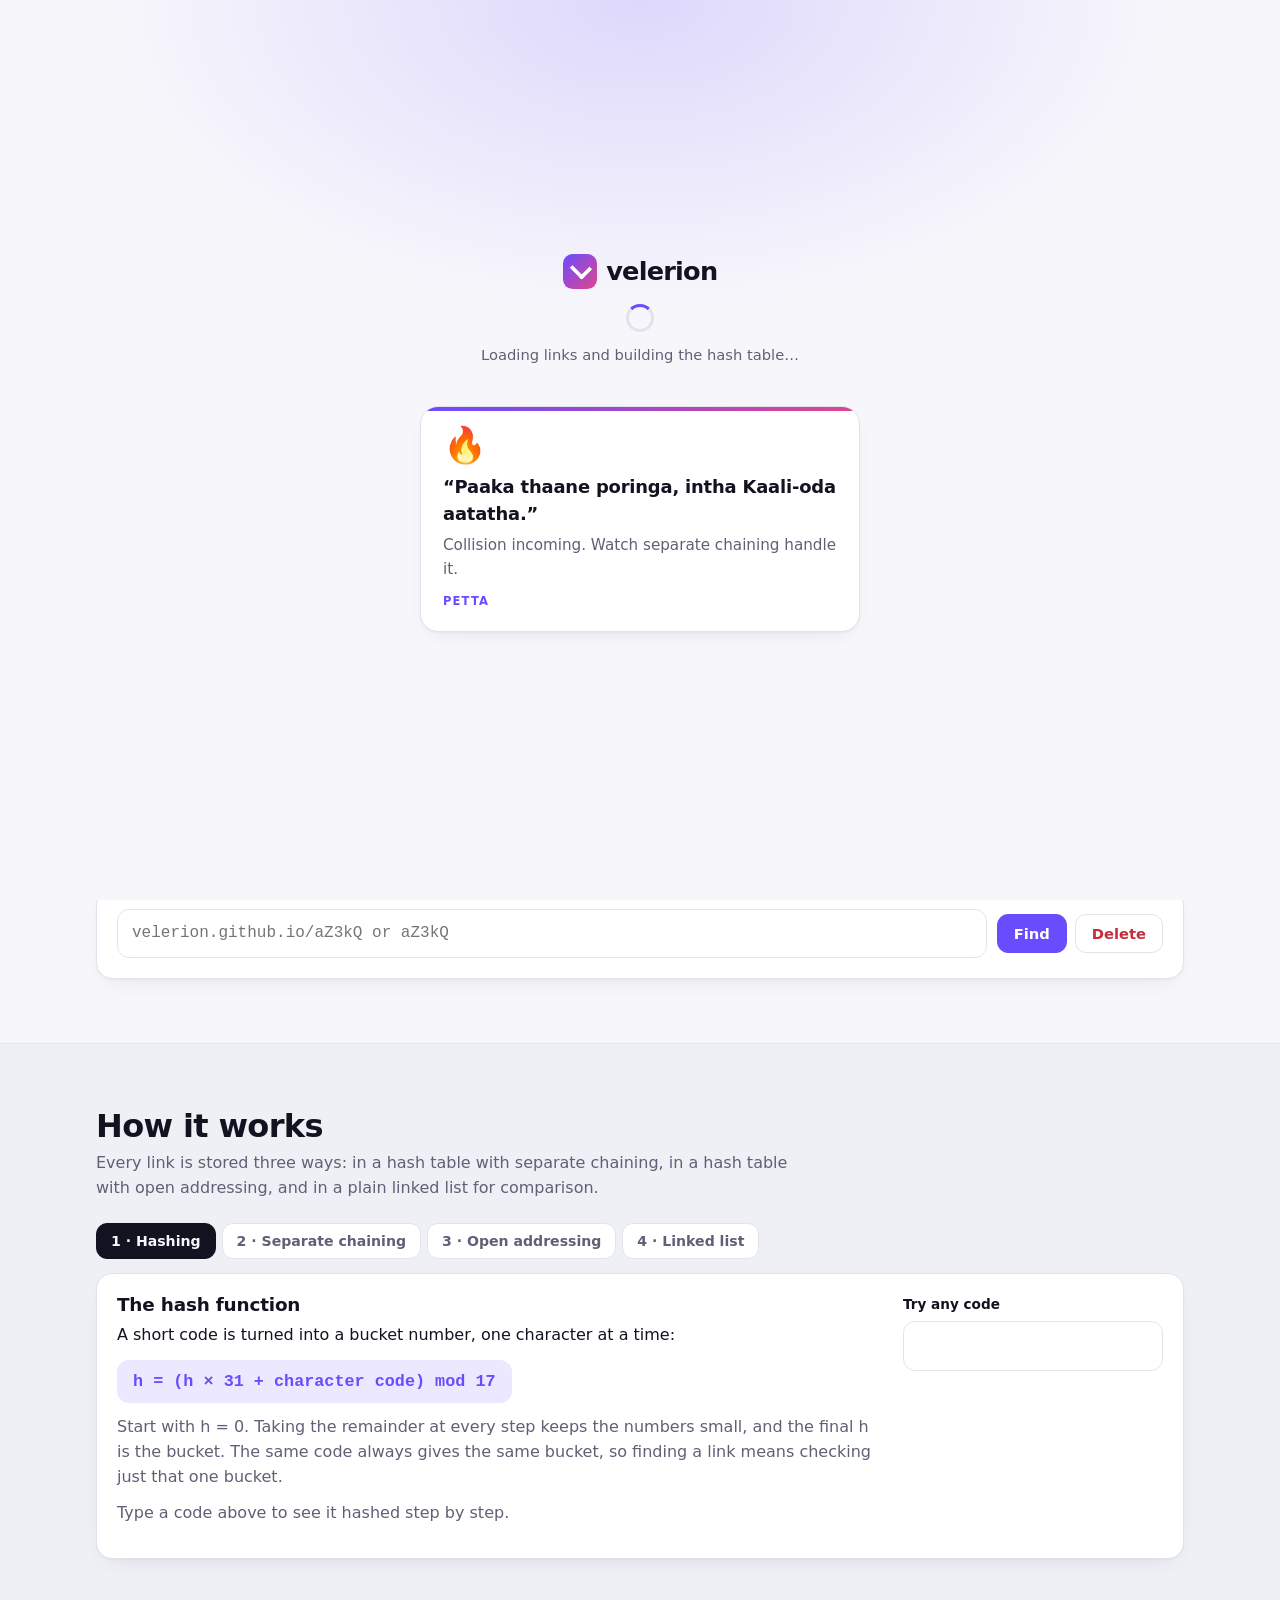
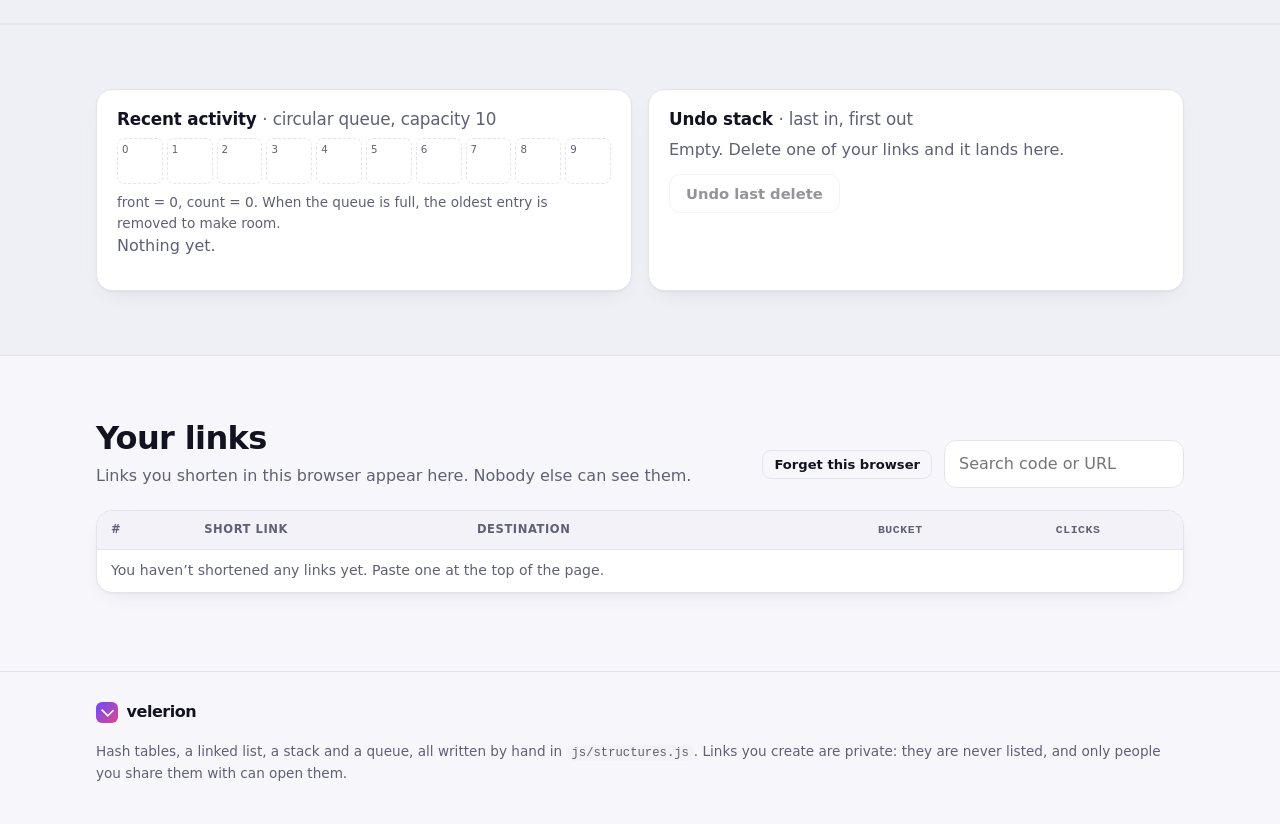
<file: index.html>
<!doctype html>
<html lang="en">
<head>
  <meta charset="utf-8">
  <meta name="viewport" content="width=device-width, initial-scale=1">
  <meta http-equiv="Content-Security-Policy" content="default-src 'self'; script-src 'self'; style-src 'self'; img-src 'self' data:; font-src 'self'; connect-src 'self' https://*.supabase.co; base-uri 'none'; form-action 'none'; object-src 'none'; frame-src 'none'; manifest-src 'self'">
  <meta name="referrer" content="no-referrer">
  <title>Velerion · Short links, hashed in plain sight</title>
  <meta name="description" content="A free URL shortener built on a hand-written hash table. See every hash, collision and comparison as it happens.">
  <meta name="theme-color" content="#0d0d14">
  <meta property="og:title" content="Velerion · Short links, hashed in plain sight">
  <meta property="og:description" content="A URL shortener built on a hand-written hash table, with a linked-list baseline and live comparison counts.">
  <meta property="og:type" content="website">
  <link rel="icon" href="data:image/svg+xml,%3Csvg xmlns='http://www.w3.org/2000/svg' viewBox='0 0 32 32'%3E%3Crect width='32' height='32' rx='9' fill='%237c5cff'/%3E%3Cpath d='M9 10l7 13 7-13' stroke='white' stroke-width='3.2' fill='none' stroke-linecap='round' stroke-linejoin='round'/%3E%3C/svg%3E">
  <link rel="stylesheet" href="/css/style.css">
  <script src="/js/theme.js"></script>
</head>
<body>
  <!-- Loading screen (first load) -->
  <div id="loader" class="screen">
    <div class="screen-inner">
      <div class="logo big"><span class="logo-mark" aria-hidden="true"></span>velerion</div>
      <div class="spinner" aria-hidden="true"></div>
      <p class="screen-status" id="loader-status">Loading links and building the hash table…</p>
      <div class="meme-slot" id="loader-meme"></div>
    </div>
  </div>

  <!-- Redirect screen (opened through a short link) -->
  <div id="redirect" class="screen" hidden>
    <div class="screen-inner">
      <div class="logo big"><span class="logo-mark" aria-hidden="true"></span>velerion</div>
      <p class="eyebrow" id="redirect-eyebrow">Looking up your link…</p>
      <h1 class="redirect-host" id="redirect-host"></h1>
      <p class="redirect-url" id="redirect-url"></p>
      <div class="progress" id="redirect-progress" hidden><span></span></div>
      <p class="redirect-stats" id="redirect-stats"></p>
      <div class="redirect-actions">
        <a id="redirect-go" class="btn primary" hidden rel="noopener noreferrer">Go now</a>
        <button id="redirect-stay" class="btn ghost" type="button">Cancel</button>
      </div>
      <div class="meme-slot" id="redirect-meme"></div>
    </div>
  </div>

  <a class="skip" href="#main">Skip to content</a>

  <header class="nav">
    <div class="wrap nav-inner">
      <a class="logo" href="#top" aria-label="Velerion home"><span class="logo-mark" aria-hidden="true"></span>velerion</a>
      <nav class="nav-links" aria-label="Sections">
        <a href="#lookup">Find</a>
        <a href="#inside">How it works</a>
        <a href="#links">Your links</a>
      </nav>
      <button class="skin-toggle" id="skin-btn" type="button" aria-pressed="false" title="Switch colour theme"><span class="skin-dot" aria-hidden="true"></span><span id="skin-label">Red theme</span></button>
      <span id="mode-badge" class="pill"></span>
    </div>
  </header>

  <main id="main">
    <section class="hero" id="top">
      <div class="wrap hero-inner">
        <p class="eyebrow">Free URL shortener · DSA Micro Project 02</p>
        <h1>Short links,<br><span class="grad">hashed in plain sight.</span></h1>
        <p class="lede">Paste a long URL to get a short one. Then see exactly how a hand-written hash table stores it, resolves collisions and finds it again.</p>

        <form id="shorten-form" class="shortener" autocomplete="off" novalidate>
          <label class="sr-only" for="long-url">Long URL</label>
          <div class="shortener-row">
            <input id="long-url" type="url" inputmode="url" placeholder="Paste a long link, e.g. https://example.com/a/very/long/path" maxlength="2048" required>
            <button class="btn primary lg" type="submit" id="shorten-btn">Shorten</button>
          </div>
          <details class="alias">
            <summary>Choose your own ending (optional)</summary>
            <div class="alias-row">
              <span class="alias-prefix" id="alias-prefix">velerion.github.io/</span>
              <label class="sr-only" for="alias">Custom ending</label>
              <input id="alias" type="text" placeholder="my-link" maxlength="24" spellcheck="false">
            </div>
            <p class="hint">Letters, numbers, “-” and “_”, up to 24 characters.</p>
          </details>
        </form>

        <div id="result" class="result" hidden></div>
        <div class="stats" id="stats"></div>
      </div>
    </section>

    <section class="section" id="lookup">
      <div class="wrap">
        <div class="section-head">
          <h2>Find or delete a link</h2>
          <p>Paste a short link or just its code. All three data structures search for it, and each one's comparison count is shown. You can delete only links created in this browser.</p>
        </div>
        <form id="lookup-form" class="card lookup" autocomplete="off" novalidate>
          <label class="sr-only" for="lookup-code">Short link or code</label>
          <input id="lookup-code" type="text" placeholder="velerion.github.io/aZ3kQ or aZ3kQ" maxlength="200" spellcheck="false">
          <div class="lookup-actions">
            <button class="btn primary" type="submit">Find</button>
            <button class="btn danger" type="button" id="delete-btn">Delete</button>
          </div>
        </form>
        <div id="lookup-result"></div>
      </div>
    </section>

    <section class="section alt" id="inside">
      <div class="wrap">
        <div class="section-head">
          <h2>How it works</h2>
          <p>Every link is stored three ways: in a hash table with separate chaining, in a hash table with open addressing, and in a plain linked list for comparison.</p>
        </div>

        <div class="tabs" role="tablist" aria-label="Data structures">
          <button class="tab" role="tab" type="button" data-view="hash" id="tab-hash">1 · Hashing</button>
          <button class="tab" role="tab" type="button" data-view="chain" id="tab-chain">2 · Separate chaining</button>
          <button class="tab" role="tab" type="button" data-view="open" id="tab-open">3 · Open addressing</button>
          <button class="tab" role="tab" type="button" data-view="list" id="tab-list">4 · Linked list</button>
        </div>

        <div class="card panel" id="panel-hash" role="tabpanel" aria-labelledby="tab-hash">
          <div class="explain">
            <div>
              <h3>The hash function</h3>
              <p>A short code is turned into a bucket number, one character at a time:</p>
              <p class="formula">h = (h × 31 + character code) mod <span id="formula-m">m</span></p>
              <p class="muted">Start with h = 0. Taking the remainder at every step keeps the numbers small, and the final h is the bucket. The same code always gives the same bucket, so finding a link means checking just that one bucket.</p>
            </div>
            <div class="try">
              <label for="hash-input">Try any code</label>
              <input id="hash-input" type="text" maxlength="24" spellcheck="false">
            </div>
          </div>
          <div id="hash-steps"></div>
        </div>

        <div class="card panel" id="panel-chain" role="tabpanel" aria-labelledby="tab-chain" hidden>
          <div class="panel-head">
            <div>
              <h3>Separate chaining</h3>
              <p class="muted">Each bucket is a small linked list. When two codes land in the same bucket (a <strong>collision</strong>), the new one is added to the end of that bucket's chain. <strong>Growth rule:</strong> when there are more links than buckets, the table doubles in size (to the next prime) and every link is re-hashed.</p>
            </div>
            <button class="btn" type="button" id="collide-btn">Force a collision</button>
          </div>
          <ul class="growth" id="chain-growth"></ul>
          <div id="chain-viz" class="chain-viz"></div>
        </div>

        <div class="card panel" id="panel-open" role="tabpanel" aria-labelledby="tab-open" hidden>
          <h3>Open addressing (linear probing)</h3>
          <p class="muted">One link per slot. If a code's home slot is taken, try the next slot, then the next, until one is free. A deleted slot keeps a <strong>tombstone</strong> so later searches don't stop early. <strong>Growth rule:</strong> once 70% of slots are used, the table doubles (to the next prime) and every link is re-inserted.</p>
          <ul class="growth" id="oa-growth"></ul>
          <div class="legend">
            <span><i class="sw sw-home"></i>in its home slot</span>
            <span><i class="sw sw-moved"></i>moved by a collision</span>
            <span><i class="sw sw-tomb"></i>tombstone</span>
            <span><i class="sw sw-path"></i>last search path</span>
          </div>
          <div id="oa-viz" class="oa-viz"></div>
        </div>

        <div class="card panel" id="panel-list" role="tabpanel" aria-labelledby="tab-list" hidden>
          <h3>Linked list (the baseline)</h3>
          <p class="muted">The same links in one chain, oldest first. There is no shortcut: a search starts at <code>head</code> and checks each node in turn, so the last link needs as many comparisons as there are links.</p>
          <div id="list-viz" class="list-viz"></div>
        </div>
      </div>
    </section>

    <section class="section alt" id="activity">
      <div class="wrap two-col">
        <div class="card">
          <h3>Recent activity <span class="muted">· circular queue, capacity 10</span></h3>
          <div id="queue-viz"></div>
        </div>
        <div class="card">
          <h3>Undo stack <span class="muted">· last in, first out</span></h3>
          <div id="stack-viz"></div>
          <button class="btn" type="button" id="undo-btn">Undo last delete</button>
        </div>
      </div>
    </section>

    <section class="section" id="links">
      <div class="wrap">
        <div class="section-head row-head">
          <div>
            <h2>Your links</h2>
            <p id="links-count"></p>
          </div>
          <div class="table-tools">
            <button class="btn small ghost" id="forget-btn" type="button">Forget this browser</button>
            <label class="sr-only" for="filter">Search your links</label>
            <input id="filter" type="search" placeholder="Search code or URL" maxlength="100">
          </div>
        </div>
        <div class="card flush"><div class="table-wrap"><table class="links" id="links-table"></table></div></div>
        <div class="pager" id="pager"></div>
      </div>
    </section>

  </main>

  <footer class="footer">
    <div class="wrap footer-inner">
      <span class="logo small"><span class="logo-mark" aria-hidden="true"></span>velerion</span>
      <span class="muted">Hash tables, a linked list, a stack and a queue, all written by hand in <code>js/structures.js</code>. Links you create are private: they are never listed, and only people you share them with can open them.</span>
    </div>
  </footer>

  <div class="toasts" id="toasts" aria-live="polite"></div>

  <script src="/js/config.js"></script>
  <script src="/js/structures.js"></script>
  <script src="/js/memes.js"></script>
  <script src="/js/storage.js"></script>
  <script src="/js/app.js"></script>
</body>
</html>
</file>
<file: css/style.css>
/* ------------------------------------------------------------------ */
/* Tokens                                                              */
/* ------------------------------------------------------------------ */
:root {
  --bg: #f7f7fb;
  --bg-alt: #efeff6;
  --surface: #ffffff;
  --surface-2: #f2f2f8;
  --border: #e3e3ee;
  --text: #121220;
  --muted: #5f6075;
  --accent: #6a4cff;
  --accent-2: #e0458f;
  --accent-soft: #ece8ff;
  --on-accent: #ffffff;
  --ok: #138a52;
  --ok-soft: #e3f6ec;
  --warn: #a35700;
  --warn-soft: #fff0da;
  --err: #c42d3c;
  --err-soft: #fde7ea;
  --c-chain: #6a4cff;
  --c-oa: #0e9f86;
  --c-list: #e0533d;
  --path: #f2b705;
  --path-soft: #fff6d2;
  --shadow: 0 1px 2px rgba(18, 18, 32, 0.04), 0 8px 24px -12px rgba(18, 18, 32, 0.12);
  --radius: 16px;
  --font: system-ui, -apple-system, 'Segoe UI', Roboto, 'Helvetica Neue', Arial, sans-serif;
  --display: var(--font);
  --mono: ui-monospace, 'Cascadia Code', 'SF Mono', Menlo, Consolas, monospace;
  color-scheme: light;
}

@media (prefers-color-scheme: dark) {
  :root:not([data-theme='light']) {
    --bg: #0d0d14;
    --bg-alt: #11111a;
    --surface: #16161f;
    --surface-2: #1d1d29;
    --border: #2a2a3a;
    --text: #ececf4;
    --muted: #9c9cb2;
    --accent: #8e75ff;
    --accent-2: #ff5fa8;
    --accent-soft: #241e45;
    --ok: #45c98a;
    --ok-soft: #13291f;
    --warn: #f3a640;
    --warn-soft: #2d2111;
    --err: #ff6b78;
    --err-soft: #341820;
    --c-chain: #8e75ff;
    --c-oa: #2fd1b3;
    --c-list: #ff7a63;
    --path: #f5c842;
    --path-soft: #332a0c;
    --shadow: 0 1px 2px rgba(0, 0, 0, 0.3), 0 10px 30px -14px rgba(0, 0, 0, 0.6);
    color-scheme: dark;
  }
}

:root[data-theme='dark'] {
  --bg: #0d0d14;
  --bg-alt: #11111a;
  --surface: #16161f;
  --surface-2: #1d1d29;
  --border: #2a2a3a;
  --text: #ececf4;
  --muted: #9c9cb2;
  --accent: #8e75ff;
  --accent-2: #ff5fa8;
  --accent-soft: #241e45;
  --ok: #45c98a;
  --ok-soft: #13291f;
  --warn: #f3a640;
  --warn-soft: #2d2111;
  --err: #ff6b78;
  --err-soft: #341820;
  --c-chain: #8e75ff;
  --c-oa: #2fd1b3;
  --c-list: #ff7a63;
  --path: #f5c842;
  --path-soft: #332a0c;
  --shadow: 0 1px 2px rgba(0, 0, 0, 0.3), 0 10px 30px -14px rgba(0, 0, 0, 0.6);
  color-scheme: dark;
}

/* ------------------------------------------------------------------ */
/* Base                                                                */
/* ------------------------------------------------------------------ */
* { box-sizing: border-box; }
html { scroll-behavior: smooth; scroll-padding-top: 72px; }
body { margin: 0; background: var(--bg); color: var(--text); font: 16px/1.55 var(--font); -webkit-font-smoothing: antialiased; }
a { color: var(--accent); text-underline-offset: 3px; }
code, .mono { font-family: var(--mono); font-size: 0.9em; }
code { background: var(--surface-2); padding: 0.1em 0.4em; border-radius: 6px; }
h1, h2, h3 { font-family: var(--display); letter-spacing: -0.02em; line-height: 1.15; }
h2 { font-size: clamp(1.5rem, 3vw, 2rem); margin: 0 0 0.4rem; }
h3 { font-size: 1.05rem; margin: 0 0 0.5rem; letter-spacing: -0.01em; }
p { margin: 0 0 0.75rem; }
.muted { color: var(--muted); font-weight: 400; }
.hint { color: var(--muted); font-size: 0.85rem; margin: 0.4rem 0 0; }
.sr-only { position: absolute; width: 1px; height: 1px; padding: 0; margin: -1px; overflow: hidden; clip: rect(0 0 0 0); border: 0; }
.trunc { overflow: hidden; text-overflow: ellipsis; white-space: nowrap; }
[hidden] { display: none !important; }
:focus-visible { outline: 3px solid var(--accent); outline-offset: 2px; border-radius: 6px; }
.wrap { max-width: 1120px; margin: 0 auto; padding: 0 16px; }
.skip { position: absolute; left: -999px; top: 8px; background: var(--surface); padding: 8px 12px; border-radius: 8px; z-index: 100; }
.skip:focus { left: 8px; }

/* logo */
.logo { font-family: var(--display); display: inline-flex; align-items: center; gap: 9px; font-weight: 800; font-size: 1.2rem; letter-spacing: -0.03em; color: var(--text); text-decoration: none; }
.logo.big { font-size: 1.6rem; }
.logo.small { font-size: 1rem; }
.logo-mark { width: 1.35em; height: 1.35em; border-radius: 0.38em; background: linear-gradient(135deg, var(--accent), var(--accent-2)); position: relative; flex: none; }
.logo-mark::after { content: ''; position: absolute; inset: 28% 26% 30%; border: solid #fff; border-width: 0 0.16em 0.16em 0; transform: rotate(45deg) translate(-10%, -18%); border-radius: 0 0 2px 0; }

/* buttons */
.btn {
  font: 600 0.92rem var(--font); padding: 10px 16px; border-radius: 11px; cursor: pointer; border: 1px solid var(--border);
  background: var(--surface); color: var(--text); text-decoration: none; display: inline-flex; align-items: center; justify-content: center;
  gap: 6px; transition: transform 0.08s ease, background 0.15s ease, border-color 0.15s ease; white-space: nowrap;
}
.btn:hover { border-color: color-mix(in srgb, var(--accent) 45%, var(--border)); }
.btn:active { transform: translateY(1px); }
.btn:disabled { opacity: 0.45; cursor: not-allowed; }
.btn.primary { background: var(--accent); border-color: var(--accent); color: var(--on-accent); }
.btn.primary:hover { filter: brightness(1.08); }
.btn.danger { color: var(--err); }
.btn.danger:hover { border-color: var(--err); background: var(--err-soft); }
.btn.ghost { background: transparent; }
.btn.lg { padding: 14px 24px; font-size: 1rem; border-radius: 13px; }
.btn.small { padding: 6px 11px; font-size: 0.82rem; border-radius: 9px; }
.btn.tiny { padding: 3px 9px; font-size: 0.76rem; border-radius: 7px; }
.btn.linkish { border: 0; background: none; color: var(--accent); padding: 4px 0; }

input[type='text'], input[type='url'], input[type='search'] {
  width: 100%; font: inherit; color: var(--text); background: var(--surface); border: 1px solid var(--border);
  border-radius: 12px; padding: 11px 14px; transition: border-color 0.15s, box-shadow 0.15s;
}
input:focus { outline: none; border-color: var(--accent); box-shadow: 0 0 0 4px var(--accent-soft); }
input[aria-invalid='true'] { border-color: var(--err); box-shadow: 0 0 0 4px var(--err-soft); }

.pill { font-size: 0.78rem; padding: 5px 11px; border-radius: 999px; background: var(--surface-2); color: var(--muted); white-space: nowrap; }
.pill.ok { background: var(--ok-soft); color: var(--ok); }
.pill.warn { background: var(--warn-soft); color: var(--warn); }

.card { background: var(--surface); border: 1px solid var(--border); border-radius: var(--radius); padding: 20px; box-shadow: var(--shadow); min-width: 0; }
.card + .card { margin-top: 16px; }
.card.flush { padding: 0; overflow: hidden; }

/* ------------------------------------------------------------------ */
/* Nav                                                                 */
/* ------------------------------------------------------------------ */
.nav { position: sticky; top: 0; z-index: 20; background: color-mix(in srgb, var(--bg) 82%, transparent); backdrop-filter: blur(12px); border-bottom: 1px solid var(--border); }
.nav-inner { display: flex; align-items: center; gap: 20px; height: 60px; }
.nav-links { display: flex; gap: 4px; margin-left: auto; }
.nav-links a { color: var(--muted); text-decoration: none; font-size: 0.9rem; font-weight: 500; padding: 6px 10px; border-radius: 8px; }
.nav-links a:hover { color: var(--text); background: var(--surface-2); }

/* ------------------------------------------------------------------ */
/* Hero                                                                */
/* ------------------------------------------------------------------ */
.hero { padding: clamp(40px, 8vw, 88px) 0 48px; background:
  radial-gradient(60% 50% at 15% 0%, color-mix(in srgb, var(--accent) 16%, transparent), transparent 70%),
  radial-gradient(50% 45% at 90% 10%, color-mix(in srgb, var(--accent-2) 12%, transparent), transparent 70%); }
.hero-inner { max-width: 860px; }
.eyebrow { text-transform: uppercase; letter-spacing: 0.12em; font-size: 0.74rem; font-weight: 700; color: var(--accent); margin-bottom: 14px; }
.hero h1 { font-size: clamp(2.3rem, 6.4vw, 4.2rem); margin: 0 0 18px; letter-spacing: -0.045em; line-height: 1.02; }
.grad { background: linear-gradient(100deg, var(--accent), var(--accent-2)); -webkit-background-clip: text; background-clip: text; color: transparent; }
.lede { font-size: clamp(1.02rem, 2vw, 1.18rem); color: var(--muted); max-width: 640px; margin-bottom: 28px; }

.shortener { background: var(--surface); border: 1px solid var(--border); border-radius: 20px; padding: 10px; box-shadow: var(--shadow); }
.shortener-row { display: flex; gap: 10px; }
.shortener-row input { border: 0; font-size: 1.05rem; padding: 14px 12px; background: transparent; box-shadow: none !important; }
.alias { padding: 4px 12px 8px; }
.alias summary { cursor: pointer; color: var(--muted); font-size: 0.88rem; width: fit-content; }
.alias-row { display: flex; align-items: center; margin-top: 10px; border: 1px solid var(--border); border-radius: 12px; overflow: hidden; background: var(--surface-2); }
.alias-prefix { padding: 0 4px 0 14px; color: var(--muted); font-family: var(--mono); font-size: 0.88rem; white-space: nowrap; }
.alias-row input { border: 0; border-radius: 0; background: var(--surface); font-family: var(--mono); }

.stats { display: grid; grid-template-columns: repeat(4, minmax(0, 1fr)); gap: 12px; margin-top: 28px; }
.stat { padding: 14px 16px; border-radius: 14px; background: color-mix(in srgb, var(--surface) 70%, transparent); border: 1px solid var(--border); }
.stat-value { font: 700 1.55rem/1.1 var(--display); letter-spacing: -0.03em; font-variant-numeric: tabular-nums; }
.stat-label { font-size: 0.8rem; color: var(--muted); margin-top: 4px; }

/* result */
.result { margin-top: 18px; border-radius: 18px; border: 1px solid color-mix(in srgb, var(--accent) 40%, var(--border)); background: var(--surface); box-shadow: var(--shadow); padding: 20px; animation: rise 0.35s ease; }
@keyframes rise { from { opacity: 0; transform: translateY(8px); } to { opacity: 1; transform: none; } }
.result-top { display: flex; align-items: center; gap: 12px; flex-wrap: wrap; }
.short-big { font: 700 clamp(1.15rem, 3vw, 1.5rem) var(--mono); color: var(--text); text-decoration: none; word-break: break-all; margin-right: auto; }
.short-big:hover { color: var(--accent); }
.dest { color: var(--muted); font-size: 0.9rem; margin: 6px 0 14px; }
.chips { display: flex; flex-wrap: wrap; gap: 8px; }
.chip { font-size: 0.8rem; padding: 5px 10px; border-radius: 999px; background: var(--surface-2); border: 1px solid var(--border); }
.chip.ok { background: var(--ok-soft); color: var(--ok); border-color: transparent; }
.chip.warn { background: var(--warn-soft); color: var(--warn); border-color: transparent; }
.chip.info { background: var(--accent-soft); color: var(--accent); border-color: transparent; }
.result-foot { margin-top: 12px; }

/* ------------------------------------------------------------------ */
/* Sections                                                            */
/* ------------------------------------------------------------------ */
.section { padding: 64px 0; }
.section.alt { background: var(--bg-alt); border-top: 1px solid var(--border); border-bottom: 1px solid var(--border); }
.section-head { margin-bottom: 22px; max-width: 720px; }
.section-head p { color: var(--muted); margin: 0; }
.row-head { display: flex; justify-content: space-between; align-items: flex-end; gap: 16px; flex-wrap: wrap; max-width: none; }
.row { display: flex; gap: 8px; flex-wrap: wrap; }
.row.end { justify-content: flex-end; margin-top: 12px; }

.lookup { display: flex; gap: 10px; flex-wrap: wrap; align-items: center; }
.lookup input { flex: 1 1 280px; font-family: var(--mono); }
.lookup-actions { display: flex; gap: 8px; flex-wrap: wrap; }

.lookup-card { margin-top: 16px; animation: rise 0.3s ease; }
.lookup-card .dest-link { font-weight: 600; word-break: break-all; }
.bars { display: grid; gap: 10px; margin: 16px 0; }
.bar-row { display: grid; grid-template-columns: 200px 1fr 44px; gap: 12px; align-items: center; font-size: 0.88rem; }
.bar-track { height: 12px; background: var(--surface-2); border-radius: 999px; overflow: hidden; }
.bar-fill { display: block; height: 100%; border-radius: 999px; min-width: 4px; transition: width 0.5s cubic-bezier(.2,.8,.2,1); }
.bar-value { text-align: right; font: 700 0.95rem var(--mono); }
.c-chain { background: var(--c-chain); }
.c-oa { background: var(--c-oa); }
.c-list { background: var(--c-list); }
.verdict { font-size: 0.95rem; }
.paths { margin-top: 8px; }
.paths summary { cursor: pointer; color: var(--muted); font-size: 0.88rem; }
.step { margin: 6px 0; font-size: 0.86rem; overflow-wrap: anywhere; }
.callout { border-radius: 10px; padding: 10px 14px; font-size: 0.9rem; background: var(--surface-2); margin-top: 12px; }
.callout.error { background: var(--err-soft); color: var(--err); }

/* tabs */
.tabs { display: flex; gap: 6px; flex-wrap: wrap; margin-bottom: 14px; }
.tab { border: 1px solid var(--border); background: var(--surface); padding: 9px 14px; border-radius: 11px; font: 600 0.88rem var(--font); color: var(--muted); cursor: pointer; }
.tab[aria-selected='true'] { background: var(--text); color: var(--bg); border-color: var(--text); }
.panel h3 { font-size: 1.15rem; }
.panel-head { display: flex; justify-content: space-between; gap: 16px; align-items: flex-start; flex-wrap: wrap; }
.panel-head > div { flex: 1 1 420px; }

/* hashing */
.explain { display: grid; grid-template-columns: 1fr 260px; gap: 24px; align-items: start; }
.formula { font: 600 1.05rem var(--mono); background: var(--accent-soft); color: var(--accent); padding: 12px 16px; border-radius: 12px; display: inline-block; }
.try label { display: block; font-size: 0.85rem; font-weight: 600; margin-bottom: 6px; }
.try input { font-family: var(--mono); font-size: 1.05rem; }
.hash-table { margin-top: 18px; }
.hash-table td, .hash-table th { font-family: var(--mono); }
.hash-final { display: flex; align-items: center; gap: 12px; flex-wrap: wrap; margin-top: 14px; font-size: 0.95rem; }
.big-index { font: 800 1.6rem var(--mono); color: var(--accent); }

/* growth log */
.growth { list-style: none; padding: 0; margin: 4px 0 14px; display: flex; flex-wrap: wrap; gap: 8px; }
.growth li { font-size: 0.8rem; background: var(--accent-soft); color: var(--accent); padding: 4px 10px; border-radius: 999px; }

/* chaining viz */
.chain-viz { display: grid; gap: 3px; max-height: 560px; overflow: auto; padding-right: 4px; }
.bucket { display: grid; grid-template-columns: 38px 1fr; align-items: center; gap: 8px; padding: 4px 8px; border-radius: 9px; }
.bucket.has-collision { background: var(--warn-soft); }
.bucket.active { box-shadow: inset 0 0 0 2px var(--accent); }
.bucket-idx { color: var(--muted); text-align: right; font: 0.8rem var(--mono); }
.chain, .list-viz { display: flex; flex-wrap: wrap; align-items: center; gap: 5px; min-width: 0; }
.node { font: 600 0.8rem var(--mono); padding: 4px 9px; border-radius: 8px; background: var(--surface); border: 1px solid var(--border); white-space: nowrap; }
.node.collided { border-color: color-mix(in srgb, var(--warn) 60%, var(--border)); }
.node.visited { background: var(--path-soft); border-color: var(--path); }
.node.target { background: var(--accent); border-color: var(--accent); color: var(--on-accent); animation: pop 0.45s ease; }
.node.more { color: var(--muted); font-weight: 400; }
@keyframes pop { 0% { transform: scale(0.7); } 70% { transform: scale(1.1); } 100% { transform: scale(1); } }
.arrow { color: var(--muted); font-size: 0.75rem; }
.null, .ptr { font: 0.78rem var(--mono); color: var(--muted); }
.ptr { font-weight: 700; color: var(--text); }

/* open addressing viz */
.oa-viz { display: grid; grid-template-columns: repeat(auto-fill, minmax(74px, 1fr)); gap: 5px; }
.slot { border: 1px dashed var(--border); border-radius: 9px; padding: 5px 7px; min-height: 54px; display: flex; flex-direction: column; font-size: 0.72rem; }
.slot.home { border: 1px solid var(--c-oa); background: color-mix(in srgb, var(--c-oa) 10%, var(--surface)); }
.slot.moved { border: 1px solid var(--warn); background: var(--warn-soft); }
.slot.tomb { background: var(--surface-2); color: var(--muted); }
.slot.visited { box-shadow: inset 0 0 0 2px var(--path); }
.slot.target { box-shadow: inset 0 0 0 2px var(--accent); }
.slot-idx { color: var(--muted); font-size: 0.68rem; }
.slot-key { font: 700 0.8rem var(--mono); }
.slot-sub { color: var(--warn); font-size: 0.66rem; }
.legend { display: flex; gap: 16px; flex-wrap: wrap; font-size: 0.8rem; color: var(--muted); margin: 4px 0 12px; }
.legend span { display: inline-flex; align-items: center; gap: 6px; }
.sw { width: 12px; height: 12px; border-radius: 4px; display: inline-block; }
.sw-home { background: color-mix(in srgb, var(--c-oa) 25%, var(--surface)); border: 1px solid var(--c-oa); }
.sw-moved { background: var(--warn-soft); border: 1px solid var(--warn); }
.sw-tomb { background: var(--surface-2); border: 1px dashed var(--muted); }
.sw-path { background: var(--path-soft); border: 2px solid var(--path); }

/* tables */
.table-wrap { overflow-x: auto; }
table { border-collapse: collapse; width: 100%; font-size: 0.88rem; }
th, td { padding: 10px 14px; border-bottom: 1px solid var(--border); text-align: left; }
thead th { font-size: 0.72rem; color: var(--muted); font-weight: 700; text-transform: uppercase; letter-spacing: 0.05em; background: var(--surface-2); }
tbody tr:last-child td, tbody tr:last-child th { border-bottom: 0; }
th.grp { text-align: center; }
.num { text-align: right; font-family: var(--mono); font-variant-numeric: tabular-nums; }
tbody th { font-weight: 600; white-space: nowrap; }
tr.current { background: var(--accent-soft); }
.dot { width: 9px; height: 9px; border-radius: 50%; display: inline-block; margin-right: 9px; }
.mini { width: 28%; }
.mini-bar { display: block; height: 8px; border-radius: 999px; }
.links td { vertical-align: middle; }
.url-cell { max-width: 380px; }
.actions { white-space: nowrap; text-align: right; }
.actions .btn + .btn { margin-left: 4px; }
.mine-tag { font-size: 0.68rem; font-weight: 700; color: var(--accent); background: var(--accent-soft); padding: 1px 6px; border-radius: 5px; margin-left: 6px; }
.table-tools { display: flex; gap: 12px; align-items: center; flex-wrap: wrap; }
.table-tools input[type='search'] { width: 240px; }
.check { display: inline-flex; gap: 6px; align-items: center; font-size: 0.88rem; color: var(--muted); cursor: pointer; }
.samples { margin-top: 20px; }
.samples > summary { cursor: pointer; font-weight: 600; }
.samples .table-wrap { margin-top: 12px; }
.pager { display: flex; justify-content: center; align-items: center; gap: 10px; margin-top: 14px; font-size: 0.88rem; color: var(--muted); }
.summary-grid { display: grid; grid-template-columns: repeat(3, minmax(0, 1fr)); gap: 12px; margin-bottom: 16px; }
.metric { background: var(--surface); border: 1px solid var(--border); border-radius: 14px; padding: 16px; box-shadow: var(--shadow); }
.metric .k { font-size: 0.82rem; color: var(--muted); display: flex; align-items: center; }
.metric .v { font: 800 1.9rem/1.1 var(--font); letter-spacing: -0.03em; margin-top: 6px; font-variant-numeric: tabular-nums; }
.metric .s { font-size: 0.8rem; color: var(--muted); }

/* chart */
.chart svg { width: 100%; height: auto; display: block; }
.chart .grid { stroke: var(--border); stroke-width: 1; }
.chart .axis { fill: var(--muted); font: 11px var(--font); }
.chart .f-chain { fill: var(--c-chain); }
.chart .f-oa { fill: var(--c-oa); }
.chart .l-list { fill: none; stroke: var(--c-list); stroke-width: 2.2; }
.chart .p-list { fill: var(--c-list); }
.chart .hit { fill: transparent; }
.chart .hit:hover { fill: var(--text); fill-opacity: 0.05; }

/* queue + stack */
.two-col { display: grid; grid-template-columns: 1fr 1fr; gap: 16px; }
.two-col .card + .card { margin-top: 0; }
.qring { display: grid; grid-template-columns: repeat(10, minmax(0, 1fr)); gap: 4px; margin-bottom: 8px; }
.qslot { border: 1px dashed var(--border); border-radius: 7px; height: 46px; display: flex; flex-direction: column; justify-content: space-between; padding: 3px 4px; font-size: 0.64rem; }
.qslot.full { border-style: solid; background: var(--accent-soft); border-color: color-mix(in srgb, var(--accent) 50%, var(--border)); }
.qslot.full.t-collision { background: var(--warn-soft); border-color: var(--warn); }
.qslot.full.t-delete { background: var(--err-soft); border-color: var(--err); }
.qidx { color: var(--muted); }
.qmark { font-weight: 700; color: var(--accent); }
.activity { list-style: none; padding: 0; margin: 0; display: grid; gap: 2px; font-size: 0.85rem; }
.activity li { display: flex; gap: 8px; align-items: baseline; padding: 6px 0; border-bottom: 1px solid var(--border); min-width: 0; overflow-wrap: anywhere; }
.activity .tag { font: 700 0.64rem var(--mono); text-transform: uppercase; padding: 2px 6px; border-radius: 5px; background: var(--surface-2); flex: none; }
.activity .t-collision .tag { background: var(--warn-soft); color: var(--warn); }
.activity .t-delete .tag { background: var(--err-soft); color: var(--err); }
.activity .time { margin-left: auto; color: var(--muted); font-size: 0.72rem; flex: none; }
.stack { display: flex; flex-direction: column; gap: 5px; margin-bottom: 12px; }
.stack-item { display: grid; grid-template-columns: auto 1fr auto; gap: 10px; align-items: center; padding: 8px 12px; border: 1px solid var(--border); border-radius: 10px; font-size: 0.85rem; min-width: 0; }
.stack-item:first-child { border-color: var(--accent); background: var(--accent-soft); }
.top { font: 700 0.66rem var(--mono); color: var(--accent); text-transform: uppercase; }

/* report */
details.card > summary { cursor: pointer; font-weight: 700; }
.collisions { font: 0.84rem var(--mono); columns: 2; }

.footer { border-top: 1px solid var(--border); padding: 28px 0 40px; font-size: 0.85rem; }
.footer-inner { display: flex; gap: 16px; align-items: center; flex-wrap: wrap; }

/* ------------------------------------------------------------------ */
/* Loading + redirect screens, memes                                   */
/* ------------------------------------------------------------------ */
.screen { position: fixed; inset: 0; z-index: 60; background:
  radial-gradient(60% 50% at 50% 0%, color-mix(in srgb, var(--accent) 18%, transparent), transparent 70%), var(--bg);
  display: grid; place-items: center; padding: 16px; overflow: auto; transition: opacity 0.3s ease; }
.screen.leaving { opacity: 0; pointer-events: none; }
.screen-inner { width: 100%; max-width: 520px; text-align: center; display: flex; flex-direction: column; align-items: center; gap: 12px; }
.screen-status { color: var(--muted); font-size: 0.92rem; margin: 0; }
.spinner { width: 28px; height: 28px; border-radius: 50%; border: 3px solid var(--border); border-top-color: var(--accent); animation: spin 0.8s linear infinite; }
@keyframes spin { to { transform: rotate(360deg); } }
.redirect-host { font-size: clamp(1.6rem, 6vw, 2.4rem); margin: 0; letter-spacing: -0.03em; word-break: break-all; }
.redirect-url { font: 0.82rem var(--mono); color: var(--muted); word-break: break-all; margin: 0; max-width: 100%; }
.redirect-stats { font-size: 0.88rem; color: var(--muted); margin: 0; }
.redirect-actions { display: flex; gap: 8px; justify-content: center; flex-wrap: wrap; }
.progress { width: 100%; max-width: 320px; height: 6px; border-radius: 999px; background: var(--surface-2); overflow: hidden; }
.progress span { display: block; height: 100%; width: 0; background: linear-gradient(90deg, var(--accent), var(--accent-2)); border-radius: 999px; }
.progress.run span { width: 100%; transition: width var(--dur, 2.5s) linear; }

.meme-slot { width: 100%; margin-top: 12px; min-height: 170px; }
.meme { border-radius: 18px; padding: 20px 22px; background: var(--surface); border: 1px solid var(--border); box-shadow: var(--shadow); text-align: left; animation: rise 0.4s ease; position: relative; overflow: hidden; }
.meme::before { content: ''; position: absolute; inset: 0 0 auto; height: 4px; background: linear-gradient(90deg, var(--accent), var(--accent-2)); }
.meme-emoji { font-size: 2.2rem; line-height: 1; }
.meme-quote { font-weight: 800; font-size: 1.12rem; letter-spacing: -0.01em; margin: 10px 0 6px; }
.meme-caption { color: var(--muted); font-size: 0.95rem; margin: 0; }
.meme-movie { margin-top: 12px; font-size: 0.72rem; text-transform: uppercase; letter-spacing: 0.1em; font-weight: 700; color: var(--accent); }
.meme img { width: 100%; border-radius: 12px; display: block; margin-bottom: 10px; }

/* toasts */
.toasts { position: fixed; bottom: 16px; left: 50%; transform: translateX(-50%); z-index: 80; display: flex; flex-direction: column; gap: 8px; width: min(440px, calc(100% - 32px)); }
.toast { display: flex; align-items: center; gap: 12px; background: var(--text); color: var(--bg); padding: 12px 16px; border-radius: 12px; font-size: 0.9rem; box-shadow: 0 12px 30px -10px rgba(0,0,0,0.45); animation: rise 0.25s ease; }
.toast.error { background: var(--err); color: #fff; }
.toast button { margin-left: auto; background: none; border: 0; color: inherit; font: 700 0.88rem var(--font); cursor: pointer; text-decoration: underline; text-underline-offset: 3px; }

/* ------------------------------------------------------------------ */
/* Responsive                                                          */
/* ------------------------------------------------------------------ */
@media (max-width: 860px) {
  .nav-links { display: none; }
  .nav-inner { justify-content: space-between; }
  .stats { grid-template-columns: repeat(2, minmax(0, 1fr)); }
  .two-col, .explain, .summary-grid { grid-template-columns: 1fr; }
  .bar-row { grid-template-columns: 120px 1fr 36px; }
  .collisions { columns: 1; }
  .section { padding: 48px 0; }
}

@media (max-width: 560px) {
  .shortener-row { flex-direction: column; }
  .shortener-row .btn { width: 100%; }
  .qring { grid-template-columns: repeat(5, minmax(0, 1fr)); }
  .table-tools, .table-tools input[type='search'] { width: 100%; }
  .alias-prefix { font-size: 0.78rem; }
  .pill { display: none; }
  .url-cell { max-width: 180px; }
}

@media (prefers-reduced-motion: reduce) {
  *, *::before, *::after { animation: none !important; transition: none !important; scroll-behavior: auto !important; }
}

/* ------------------------------------------------------------------ */
/* Theme toggle                                                        */
/* ------------------------------------------------------------------ */
.skin-toggle {
  margin-left: 8px; display: inline-flex; align-items: center; gap: 8px; padding: 6px 12px; min-height: 36px;
  border-radius: 999px; border: 1px solid var(--border); background: var(--surface); color: var(--text);
  font: 600 0.82rem var(--font); cursor: pointer; white-space: nowrap;
}
.skin-toggle:hover { border-color: var(--accent); }
.skin-dot { width: 12px; height: 12px; border-radius: 50%; background: #DC2626; box-shadow: 0 0 0 2px #FFFFFF, 0 0 0 3px #DC2626; }
[data-skin='red'] .skin-dot { background: #6A4CFF; box-shadow: 0 0 0 2px #FFFFFF, 0 0 0 3px #6A4CFF; }

/* ------------------------------------------------------------------ */
/* White and red theme (data-skin="red")                                */
/* Based on the "clean" design style: white surfaces, near-black text,  */
/* one red accent, 8px corners, Poppins / Roboto / Inconsolata.          */
/* ------------------------------------------------------------------ */
@font-face { font-family: 'Poppins'; font-style: normal; font-weight: 600; font-display: swap; src: url('/fonts/poppins-600.woff2') format('woff2'); }
@font-face { font-family: 'Poppins'; font-style: normal; font-weight: 700; font-display: swap; src: url('/fonts/poppins-700.woff2') format('woff2'); }
@font-face { font-family: 'Poppins'; font-style: normal; font-weight: 800; font-display: swap; src: url('/fonts/poppins-800.woff2') format('woff2'); }
@font-face { font-family: 'Roboto'; font-style: normal; font-weight: 400 700; font-display: swap; src: url('/fonts/roboto.woff2') format('woff2'); }
@font-face { font-family: 'Inconsolata'; font-style: normal; font-weight: 500 700; font-display: swap; src: url('/fonts/inconsolata.woff2') format('woff2'); }

:root[data-skin='red'] {
  --bg: #FFFFFF;
  --bg-alt: #F9FAFB;
  --surface: #FFFFFF;
  --surface-2: #F3F4F6;
  --border: #E5E7EB;
  --text: #111827;
  --muted: #4B5563;
  --accent: #DC2626;
  --accent-2: #B91C1C;
  --accent-soft: #FEF2F2;
  --on-accent: #FFFFFF;
  --ok: #15803D;
  --ok-soft: #F0FDF4;
  --warn: #B45309;
  --warn-soft: #FFFBEB;
  --err: #B91C1C;
  --err-soft: #FEF2F2;
  --c-chain: #DC2626;
  --c-oa: #1F2937;
  --c-list: #9CA3AF;
  --path: #D97706;
  --path-soft: #FFFBEB;
  --shadow: 0 1px 2px rgba(17, 24, 39, 0.06), 0 4px 12px -6px rgba(17, 24, 39, 0.10);
  --radius: 8px;
  --font: 'Roboto', system-ui, -apple-system, 'Segoe UI', Arial, sans-serif;
  --display: 'Poppins', 'Segoe UI', system-ui, sans-serif;
  --mono: 'Inconsolata', ui-monospace, Consolas, monospace;
  color-scheme: light;
}
[data-skin='red'] .hero,
[data-skin='red'] .screen { background: var(--bg); }
[data-skin='red'] .hero { border-bottom: 1px solid var(--border); }
[data-skin='red'] .hero h1 { letter-spacing: -0.03em; }
[data-skin='red'] .grad { background: none; color: var(--accent); -webkit-text-fill-color: currentColor; }
[data-skin='red'] .eyebrow { color: var(--accent); }
[data-skin='red'] .logo-mark,
[data-skin='red'] .progress span,
[data-skin='red'] .meme::before { background: var(--accent); }
[data-skin='red'] .btn,
[data-skin='red'] .tab,
[data-skin='red'] input[type='text'],
[data-skin='red'] input[type='url'],
[data-skin='red'] input[type='search'],
[data-skin='red'] .alias-row { border-radius: 8px; }
[data-skin='red'] .shortener { border-radius: 12px; box-shadow: var(--shadow); }
[data-skin='red'] .result { border-radius: 12px; border-color: var(--accent); }
[data-skin='red'] .tab[aria-selected='true'] { background: var(--accent); border-color: var(--accent); color: var(--on-accent); }
[data-skin='red'] .stat { background: var(--surface); }
[data-skin='red'] .section.alt { background: var(--bg-alt); }
[data-skin='red'] code,
[data-skin='red'] .mono { font-size: 0.95em; }

@media print {
  body { background: #fff; color: #000; }
  .nav, main > section:not(#report-section), .footer, .screen, .toasts, .skip { display: none !important; }
  details.card { border: 0; box-shadow: none; padding: 0; }
  details.card > summary { display: none; }
  .table-wrap { overflow: visible; }
  tr { break-inside: avoid; }
}
</file>
